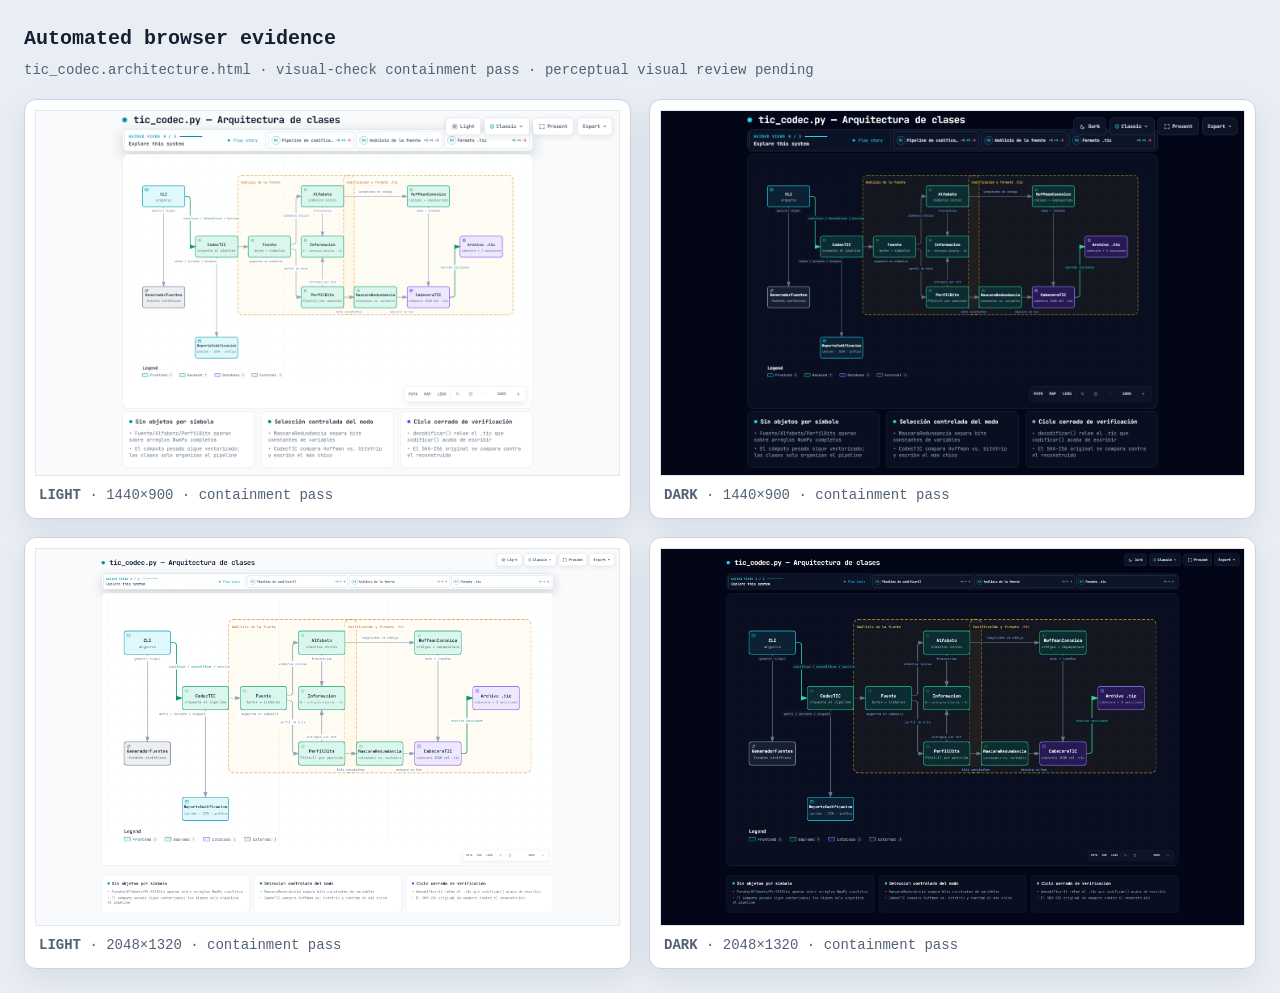
<file: diagrams/tic_codec.architecture.visual-check.html>
<!doctype html>
<html lang="en">
<head>
<meta charset="utf-8">
<meta name="viewport" content="width=device-width,initial-scale=1">
<title>Archify automated browser evidence · tic_codec.architecture.html</title>
<style>
*{box-sizing:border-box}body{margin:0;padding:24px;background:#e9eef5;color:#172033;font:14px/1.5 ui-monospace,SFMono-Regular,Menlo,Consolas,monospace}header{max-width:1500px;margin:0 auto 18px}h1{margin:0 0 6px;font-size:20px}p{margin:0;color:#526176}.grid{max-width:1500px;margin:auto;display:grid;grid-template-columns:repeat(2,minmax(0,1fr));gap:18px}figure{margin:0;padding:10px;background:white;border:1px solid #c9d4e3;border-radius:12px;box-shadow:0 10px 30px rgba(15,23,42,.08)}img{display:block;width:100%;height:auto;border:1px solid #e2e8f0}figcaption{padding:9px 4px 2px;color:#526176}@media(max-width:900px){.grid{grid-template-columns:1fr}}
</style>
</head>
<body>
<header><h1>Automated browser evidence</h1><p>tic_codec.architecture.html · visual-check containment pass · perceptual visual review pending</p></header>
<main class="grid">
      <figure>
        <img src="tic_codec.architecture.visual-check.1440x900.light.png" alt="light 1440 by 900">
        <figcaption><strong>LIGHT</strong> · 1440×900 · containment pass</figcaption>
      </figure>
      <figure>
        <img src="tic_codec.architecture.visual-check.1440x900.dark.png" alt="dark 1440 by 900">
        <figcaption><strong>DARK</strong> · 1440×900 · containment pass</figcaption>
      </figure>
      <figure>
        <img src="tic_codec.architecture.visual-check.2048x1320.light.png" alt="light 2048 by 1320">
        <figcaption><strong>LIGHT</strong> · 2048×1320 · containment pass</figcaption>
      </figure>
      <figure>
        <img src="tic_codec.architecture.visual-check.2048x1320.dark.png" alt="dark 2048 by 1320">
        <figcaption><strong>DARK</strong> · 2048×1320 · containment pass</figcaption>
      </figure>
</main>
</body>
</html>
</file>
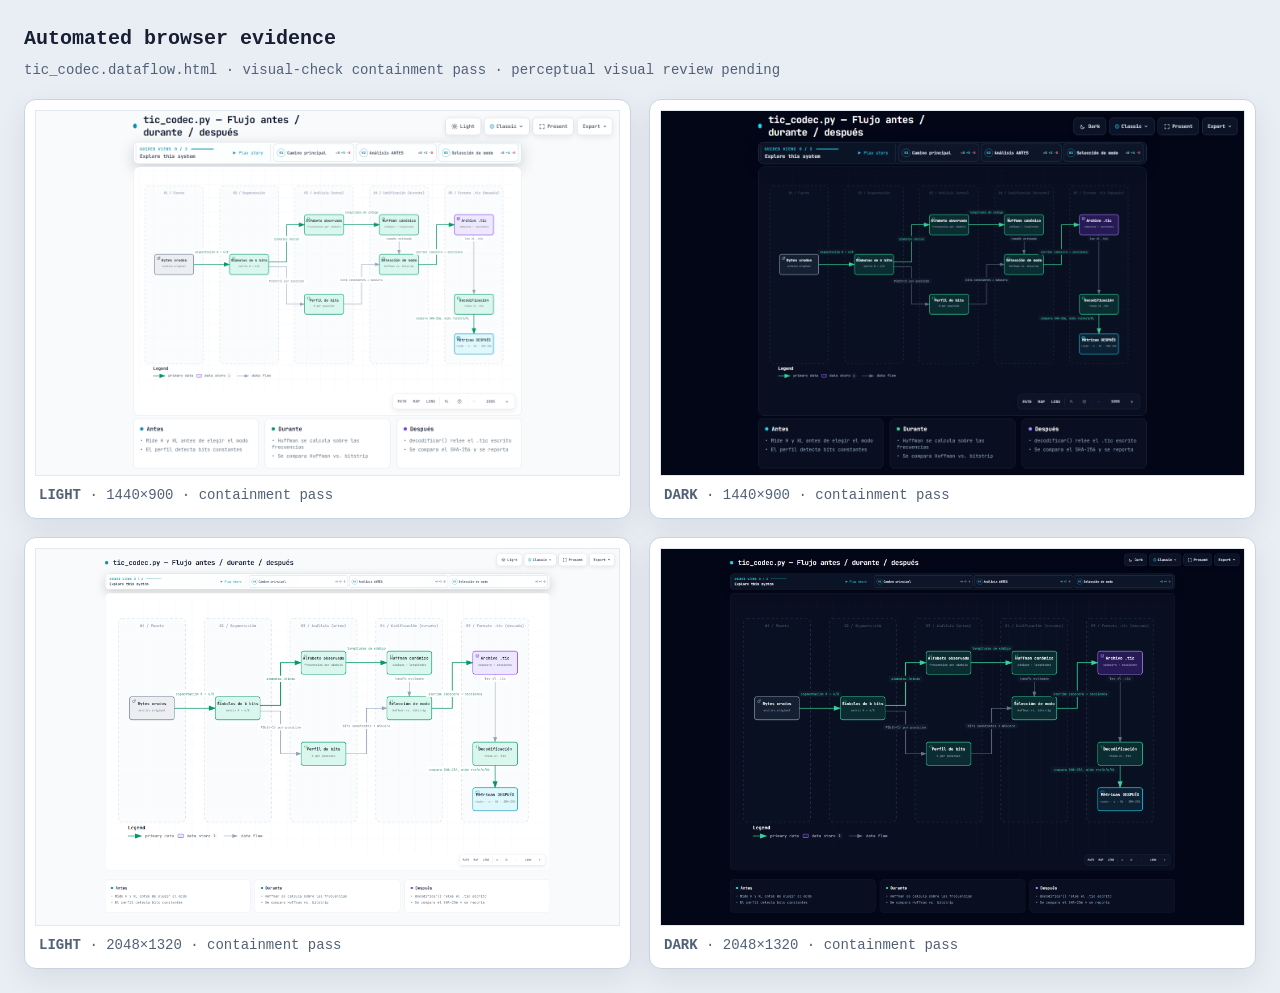
<file: diagrams/tic_codec.dataflow.visual-check.html>
<!doctype html>
<html lang="en">
<head>
<meta charset="utf-8">
<meta name="viewport" content="width=device-width,initial-scale=1">
<title>Archify automated browser evidence · tic_codec.dataflow.html</title>
<style>
*{box-sizing:border-box}body{margin:0;padding:24px;background:#e9eef5;color:#172033;font:14px/1.5 ui-monospace,SFMono-Regular,Menlo,Consolas,monospace}header{max-width:1500px;margin:0 auto 18px}h1{margin:0 0 6px;font-size:20px}p{margin:0;color:#526176}.grid{max-width:1500px;margin:auto;display:grid;grid-template-columns:repeat(2,minmax(0,1fr));gap:18px}figure{margin:0;padding:10px;background:white;border:1px solid #c9d4e3;border-radius:12px;box-shadow:0 10px 30px rgba(15,23,42,.08)}img{display:block;width:100%;height:auto;border:1px solid #e2e8f0}figcaption{padding:9px 4px 2px;color:#526176}@media(max-width:900px){.grid{grid-template-columns:1fr}}
</style>
</head>
<body>
<header><h1>Automated browser evidence</h1><p>tic_codec.dataflow.html · visual-check containment pass · perceptual visual review pending</p></header>
<main class="grid">
      <figure>
        <img src="tic_codec.dataflow.visual-check.1440x900.light.png" alt="light 1440 by 900">
        <figcaption><strong>LIGHT</strong> · 1440×900 · containment pass</figcaption>
      </figure>
      <figure>
        <img src="tic_codec.dataflow.visual-check.1440x900.dark.png" alt="dark 1440 by 900">
        <figcaption><strong>DARK</strong> · 1440×900 · containment pass</figcaption>
      </figure>
      <figure>
        <img src="tic_codec.dataflow.visual-check.2048x1320.light.png" alt="light 2048 by 1320">
        <figcaption><strong>LIGHT</strong> · 2048×1320 · containment pass</figcaption>
      </figure>
      <figure>
        <img src="tic_codec.dataflow.visual-check.2048x1320.dark.png" alt="dark 2048 by 1320">
        <figcaption><strong>DARK</strong> · 2048×1320 · containment pass</figcaption>
      </figure>
</main>
</body>
</html>
</file>
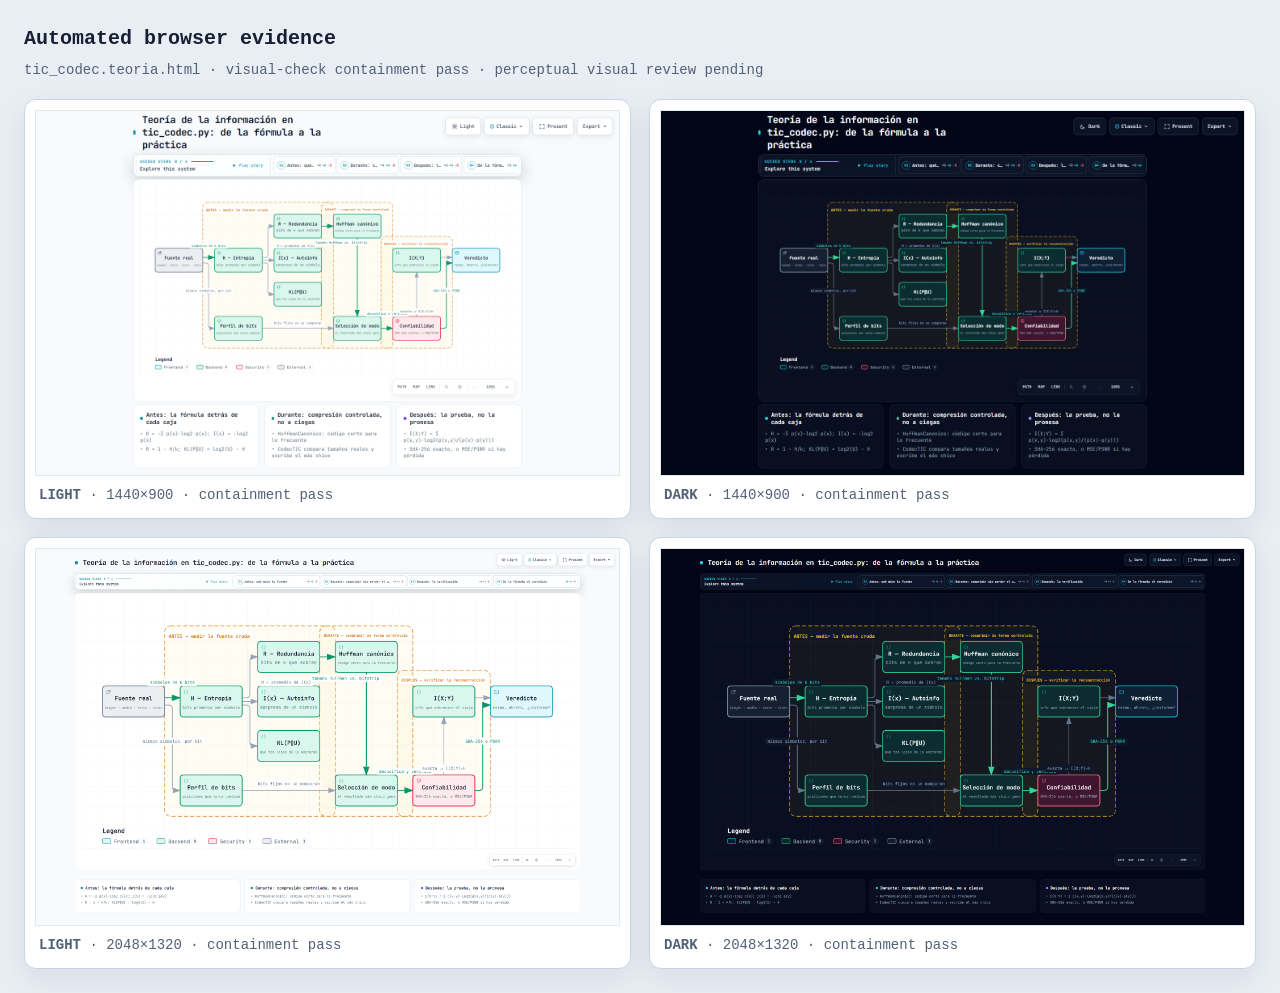
<file: diagrams/tic_codec.teoria.visual-check.html>
<!doctype html>
<html lang="en">
<head>
<meta charset="utf-8">
<meta name="viewport" content="width=device-width,initial-scale=1">
<title>Archify automated browser evidence · tic_codec.teoria.html</title>
<style>
*{box-sizing:border-box}body{margin:0;padding:24px;background:#e9eef5;color:#172033;font:14px/1.5 ui-monospace,SFMono-Regular,Menlo,Consolas,monospace}header{max-width:1500px;margin:0 auto 18px}h1{margin:0 0 6px;font-size:20px}p{margin:0;color:#526176}.grid{max-width:1500px;margin:auto;display:grid;grid-template-columns:repeat(2,minmax(0,1fr));gap:18px}figure{margin:0;padding:10px;background:white;border:1px solid #c9d4e3;border-radius:12px;box-shadow:0 10px 30px rgba(15,23,42,.08)}img{display:block;width:100%;height:auto;border:1px solid #e2e8f0}figcaption{padding:9px 4px 2px;color:#526176}@media(max-width:900px){.grid{grid-template-columns:1fr}}
</style>
</head>
<body>
<header><h1>Automated browser evidence</h1><p>tic_codec.teoria.html · visual-check containment pass · perceptual visual review pending</p></header>
<main class="grid">
      <figure>
        <img src="tic_codec.teoria.visual-check.1440x900.light.png" alt="light 1440 by 900">
        <figcaption><strong>LIGHT</strong> · 1440×900 · containment pass</figcaption>
      </figure>
      <figure>
        <img src="tic_codec.teoria.visual-check.1440x900.dark.png" alt="dark 1440 by 900">
        <figcaption><strong>DARK</strong> · 1440×900 · containment pass</figcaption>
      </figure>
      <figure>
        <img src="tic_codec.teoria.visual-check.2048x1320.light.png" alt="light 2048 by 1320">
        <figcaption><strong>LIGHT</strong> · 2048×1320 · containment pass</figcaption>
      </figure>
      <figure>
        <img src="tic_codec.teoria.visual-check.2048x1320.dark.png" alt="dark 2048 by 1320">
        <figcaption><strong>DARK</strong> · 2048×1320 · containment pass</figcaption>
      </figure>
</main>
</body>
</html>
</file>
